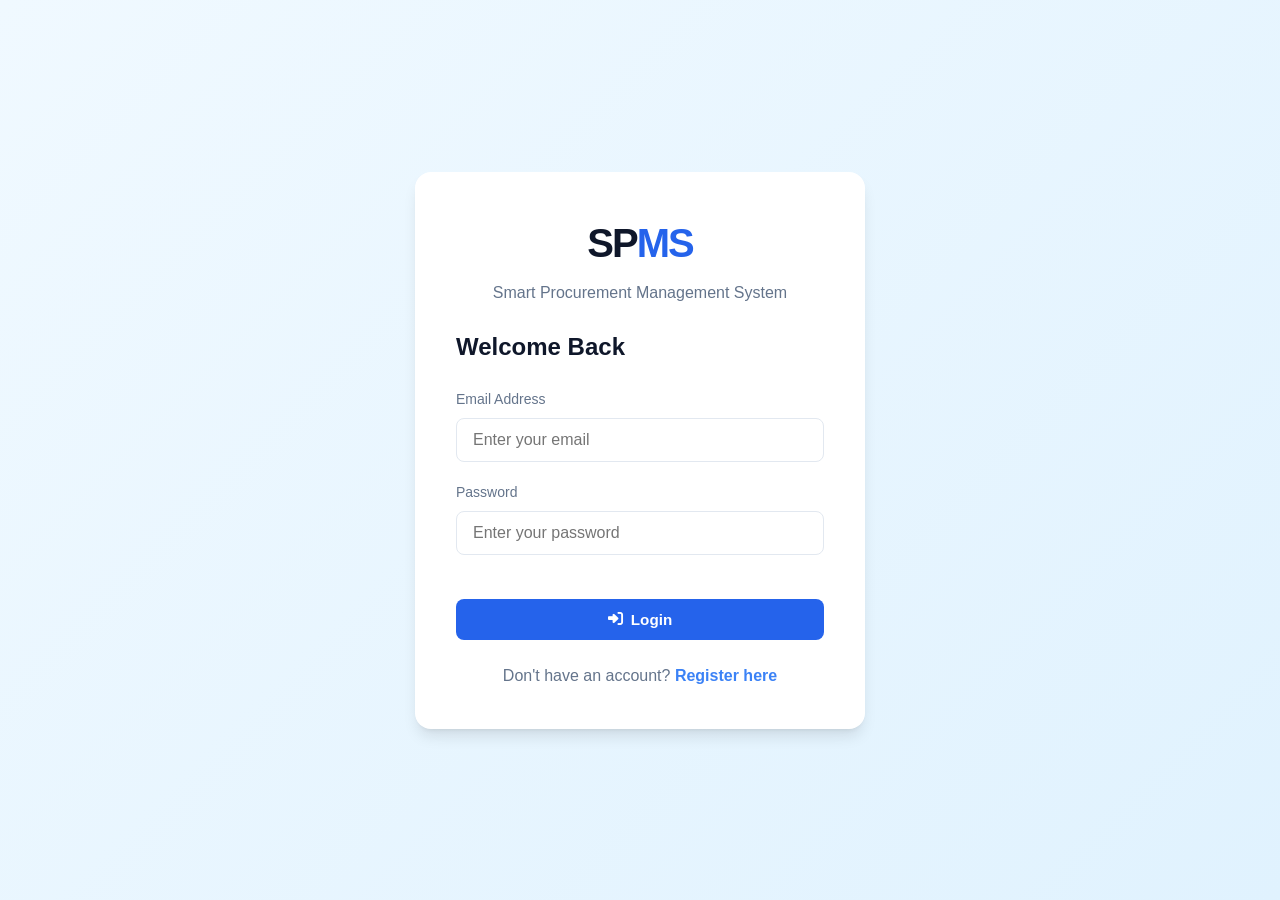
<file: frontend/index.html>
<!doctype html>
<html lang="en">
  <head>
    <meta charset="UTF-8" />
    <meta name="viewport" content="width=device-width, initial-scale=1.0" />
    <title>SPMS - Smart Procurement Management System</title>
    <link rel="stylesheet" href="css/style.css" />
    <!-- FontAwesome for icons -->
    <link
      rel="stylesheet"
      href="https://cdnjs.cloudflare.com/ajax/libs/font-awesome/6.4.0/css/all.min.css"
    />
  </head>
  <body>
    <div id="notification-area" class="notification-container"></div>

    <div class="auth-container">
      <div class="glass-panel auth-box">
        <div class="text-center mb-4">
          <h1 class="brand" style="font-size: 2.5rem"><span>SP</span>MS</h1>
          <p style="color: var(--text-secondary); margin-top: 0.5rem">
            Smart Procurement Management System
          </p>
        </div>

        <!-- Login Form -->
        <div id="login-form">
          <h2 class="mb-4">Welcome Back</h2>
          <form id="form-login">
            <div class="form-group">
              <label>Email Address</label>
              <input
                type="email"
                id="login-email"
                class="form-control"
                placeholder="Enter your email"
                required
              />
            </div>
            <div class="form-group">
              <label>Password</label>
              <input
                type="password"
                id="login-password"
                class="form-control"
                placeholder="Enter your password"
                required
              />
            </div>
            <button type="submit" class="btn btn-primary btn-block mt-4">
              <i class="fas fa-sign-in-alt"></i> Login
            </button>
          </form>
          <div class="text-center mt-4">
            <p style="color: var(--text-secondary)">
              Don't have an account?
              <a
                href="#"
                id="show-register"
                style="
                  color: var(--accent-primary);
                  text-decoration: none;
                  font-weight: 600;
                "
                >Register here</a
              >
            </p>
          </div>
        </div>

        <!-- Register Form -->
        <div id="register-form" class="hidden">
          <h2 class="mb-4">Create Account</h2>
          <form id="form-register">
            <div class="form-group">
              <label>Full Name</label>
              <input
                type="text"
                id="reg-name"
                class="form-control"
                placeholder="Enter your name"
                required
              />
            </div>
            <div class="form-group">
              <label>Email Address</label>
              <input
                type="email"
                id="reg-email"
                class="form-control"
                placeholder="Enter your email"
                required
              />
            </div>
            <div class="form-group">
              <label>Role</label>
              <select id="reg-role" class="form-control" required>
                <option value="">Select Role</option>
                <option value="Customer">Customer (Buyer)</option>
                <option value="Seller">Seller (Vendor)</option>
                <option value="Admin">Administrator</option>
              </select>
            </div>
            <div class="form-group">
              <label>Password</label>
              <input
                type="password"
                id="reg-password"
                class="form-control"
                placeholder="Create a password"
                required
              />
            </div>
            <button type="submit" class="btn btn-success btn-block mt-4">
              <i class="fas fa-user-plus"></i> Register
            </button>
          </form>
          <div class="text-center mt-4">
            <p style="color: var(--text-secondary)">
              Already have an account?
              <a
                href="#"
                id="show-login"
                style="
                  color: var(--accent-primary);
                  text-decoration: none;
                  font-weight: 600;
                "
                >Login here</a
              >
            </p>
          </div>
        </div>
      </div>
    </div>

    <script src="js/common.js"></script>
    <script src="js/auth.js"></script>
  </body>
</html>
</file>
<file: frontend/css/style.css>
:root {
  --primary: #2563eb;
  --primary-dark: #1d4ed8;
  --accent-primary: #3b82f6;
  --bg-light: #f8fafc;
  --bg-white: #ffffff;
  --text-primary: #0f172a;
  --text-secondary: #64748b;
  --border-color: #e2e8f0;
  --success: #22c55e;
  --warning: #eab308;
  --danger: #ef4444;
  --info: #3b82f6;
  --radius-sm: 0.375rem;
  --radius-md: 0.5rem;
  --radius-lg: 1rem;
  --shadow-sm: 0 1px 2px 0 rgb(0 0 0 / 0.05);
  --shadow-md: 0 4px 6px -1px rgb(0 0 0 / 0.1), 0 2px 4px -2px rgb(0 0 0 / 0.1);
  --shadow-lg:
    0 10px 15px -3px rgb(0 0 0 / 0.1), 0 4px 6px -4px rgb(0 0 0 / 0.1);
}

* {
  box-sizing: border-box;
  margin: 0;
  padding: 0;
}

body {
  font-family:
    "Inter",
    -apple-system,
    BlinkMacSystemFont,
    "Segoe UI",
    Roboto,
    sans-serif;
  background-color: var(--bg-light);
  color: var(--text-primary);
  line-height: 1.5;
}

/* Authentication Container */
.auth-container {
  display: flex;
  justify-content: center;
  align-items: center;
  min-height: 100vh;
  background: linear-gradient(135deg, #f0f9ff 0%, #e0f2fe 100%);
}

.auth-box {
  width: 100%;
  max-width: 450px;
  padding: 2.5rem;
}

.glass-panel {
  background: var(--bg-white);
  backdrop-filter: blur(10px);
  border-radius: var(--radius-lg);
  border: 1px solid rgba(255, 255, 255, 0.4);
  box-shadow: var(--shadow-lg);
}

.brand {
  font-weight: 800;
  font-size: 1.5rem;
  color: var(--primary);
  letter-spacing: -0.05em;
}

.brand span {
  color: var(--text-primary);
}

.text-center {
  text-align: center;
}
.mb-4 {
  margin-bottom: 1.5rem;
}
.mt-4 {
  margin-top: 1.5rem;
}
.hidden {
  display: none !important;
}
.flex {
  display: flex;
}
.gap-4 {
  gap: 1rem;
}

/* Forms */
.form-group {
  margin-bottom: 1.25rem;
}

.form-group label {
  display: block;
  margin-bottom: 0.5rem;
  font-weight: 500;
  font-size: 0.875rem;
  color: var(--text-secondary);
}

.form-control {
  width: 100%;
  padding: 0.75rem 1rem;
  border: 1px solid var(--border-color);
  border-radius: var(--radius-md);
  background-color: var(--bg-white);
  transition: all 0.2s ease;
  font-family: inherit;
  font-size: 1rem;
}

.form-control:focus {
  outline: none;
  border-color: var(--primary);
  box-shadow: 0 0 0 3px rgba(37, 99, 235, 0.1);
}

/* Buttons */
.btn {
  display: inline-flex;
  align-items: center;
  justify-content: center;
  padding: 0.75rem 1.5rem;
  border-radius: var(--radius-md);
  font-weight: 600;
  font-size: 0.95rem;
  cursor: pointer;
  transition: all 0.2s ease;
  border: none;
  gap: 0.5rem;
}

.btn:disabled {
  opacity: 0.7;
  cursor: not-allowed;
}

.btn-primary {
  background-color: var(--primary);
  color: white;
}

.btn-primary:hover:not(:disabled) {
  background-color: var(--primary-dark);
}

.btn-success {
  background-color: var(--success);
  color: white;
}

.btn-success:hover:not(:disabled) {
  background-color: #16a34a;
}

.btn-outline {
  background-color: transparent;
  border: 1px solid var(--border-color);
  color: var(--text-primary);
}

.btn-outline:hover:not(:disabled) {
  background-color: var(--bg-light);
  border-color: var(--text-secondary);
}

.btn-sm {
  padding: 0.4rem 0.8rem;
  font-size: 0.85rem;
}

.btn-block {
  width: 100%;
}

/* Notifications */
.notification-container {
  position: fixed;
  top: 20px;
  right: 20px;
  z-index: 1050;
  display: flex;
  flex-direction: column;
  gap: 10px;
}

.notification {
  background: white;
  padding: 1rem 1.5rem;
  border-radius: var(--radius-md);
  box-shadow: var(--shadow-lg);
  display: flex;
  align-items: center;
  gap: 0.75rem;
  min-width: 300px;
  opacity: 0;
  transform: translateY(-20px);
  transition: all 0.3s cubic-bezier(0.68, -0.55, 0.265, 1.55);
}

.notification.success i {
  color: var(--success);
}
.notification.error i {
  color: var(--danger);
}
.notification.info i {
  color: var(--info);
}

/* Dashboard Layout */
.dashboard {
  display: flex;
  min-height: 100vh;
}

.sidebar {
  width: 260px;
  background: white;
  border-right: 1px solid var(--border-color);
  display: flex;
  flex-direction: column;
  padding: 1.5rem 0;
}

.sidebar .brand {
  padding: 0 1.5rem;
  margin-bottom: 2rem;
}

.nav-links {
  display: flex;
  flex-direction: column;
  flex: 1;
}

.nav-link {
  padding: 0.875rem 1.5rem;
  display: flex;
  align-items: center;
  gap: 1rem;
  color: var(--text-secondary);
  text-decoration: none;
  font-weight: 500;
  cursor: pointer;
  transition: all 0.2s;
  border-left: 3px solid transparent;
}

.nav-link:hover,
.nav-link.active {
  background: #f1f5f9;
  color: var(--primary);
}

.nav-link.active {
  border-left-color: var(--primary);
  background: #eff6ff;
}

.main-content {
  flex: 1;
  display: flex;
  flex-direction: column;
  background: #f8fafc;
}

.topbar {
  height: 70px;
  background: white;
  border-bottom: 1px solid var(--border-color);
  display: flex;
  align-items: center;
  justify-content: space-between;
  padding: 0 2rem;
}

.user-profile {
  display: flex;
  align-items: center;
  gap: 1rem;
}

.avatar {
  width: 40px;
  height: 40px;
  border-radius: 50%;
  background: var(--primary);
  color: white;
  display: flex;
  align-items: center;
  justify-content: center;
  font-weight: bold;
  font-size: 1.2rem;
}

/* Data Tables */
.data-table-container {
  overflow-x: auto;
}

.data-table {
  width: 100%;
  border-collapse: collapse;
}

.data-table th,
.data-table td {
  padding: 1rem;
  text-align: left;
  border-bottom: 1px solid var(--border-color);
}

.data-table th {
  font-weight: 600;
  color: var(--text-secondary);
  background: #f8fafc;
  font-size: 0.85rem;
  text-transform: uppercase;
  letter-spacing: 0.05em;
}

.data-table tr:hover {
  background: #f8fafc;
}

/* Status Tags */
.status {
  padding: 0.25rem 0.75rem;
  border-radius: 999px;
  font-size: 0.85rem;
  font-weight: 500;
  display: inline-block;
}

.status.pending {
  background: #fef3c7;
  color: #b45309;
}
.status.approved {
  background: #dcfce7;
  color: #15803d;
}
.status.rejected {
  background: #fee2e2;
  color: #b91c1c;
}
.status.in-progress {
  background: #dbeafe;
  color: #1d4ed8;
}
.status.completed {
  background: #dcfce7;
  color: #15803d;
}

/* Modals */
.modal-overlay {
  position: fixed;
  top: 0;
  left: 0;
  right: 0;
  bottom: 0;
  background: rgba(15, 23, 42, 0.5);
  backdrop-filter: blur(4px);
  display: flex;
  align-items: center;
  justify-content: center;
  z-index: 1000;
  opacity: 0;
  pointer-events: none;
  transition: all 0.3s ease;
}

.modal-overlay.active {
  opacity: 1;
  pointer-events: auto;
}

.modal-content {
  width: 100%;
  max-width: 500px;
  transform: translateY(20px);
  transition: transform 0.3s ease;
}

.modal-overlay.active .modal-content {
  transform: translateY(0);
}

.modal-header {
  display: flex;
  justify-content: space-between;
  align-items: center;
  margin-bottom: 1.5rem;
}

.modal-close {
  background: none;
  border: none;
  font-size: 1.2rem;
  cursor: pointer;
  color: var(--text-secondary);
}

.modal-close:hover {
  color: var(--text-primary);
}

/* Stats Cards */
.stats-grid {
  display: grid;
  grid-template-columns: repeat(auto-fit, minmax(200px, 1fr));
  gap: 1.5rem;
  margin-bottom: 2rem;
}

.stat-card {
  background: white;
  padding: 1.5rem;
  border-radius: var(--radius-md);
  border: 1px solid var(--border-color);
  box-shadow: var(--shadow-sm);
  display: flex;
  align-items: center;
  gap: 1.5rem;
}

.stat-icon {
  width: 50px;
  height: 50px;
  border-radius: 50%;
  background: #eff6ff;
  color: var(--primary);
  display: flex;
  align-items: center;
  justify-content: center;
  font-size: 1.5rem;
}

.stat-value {
  font-size: 1.8rem;
  font-weight: 700;
  line-height: 1;
  margin-bottom: 0.25rem;
}

.stat-label {
  color: var(--text-secondary);
  font-size: 0.9rem;
  font-weight: 500;
}
</file>
